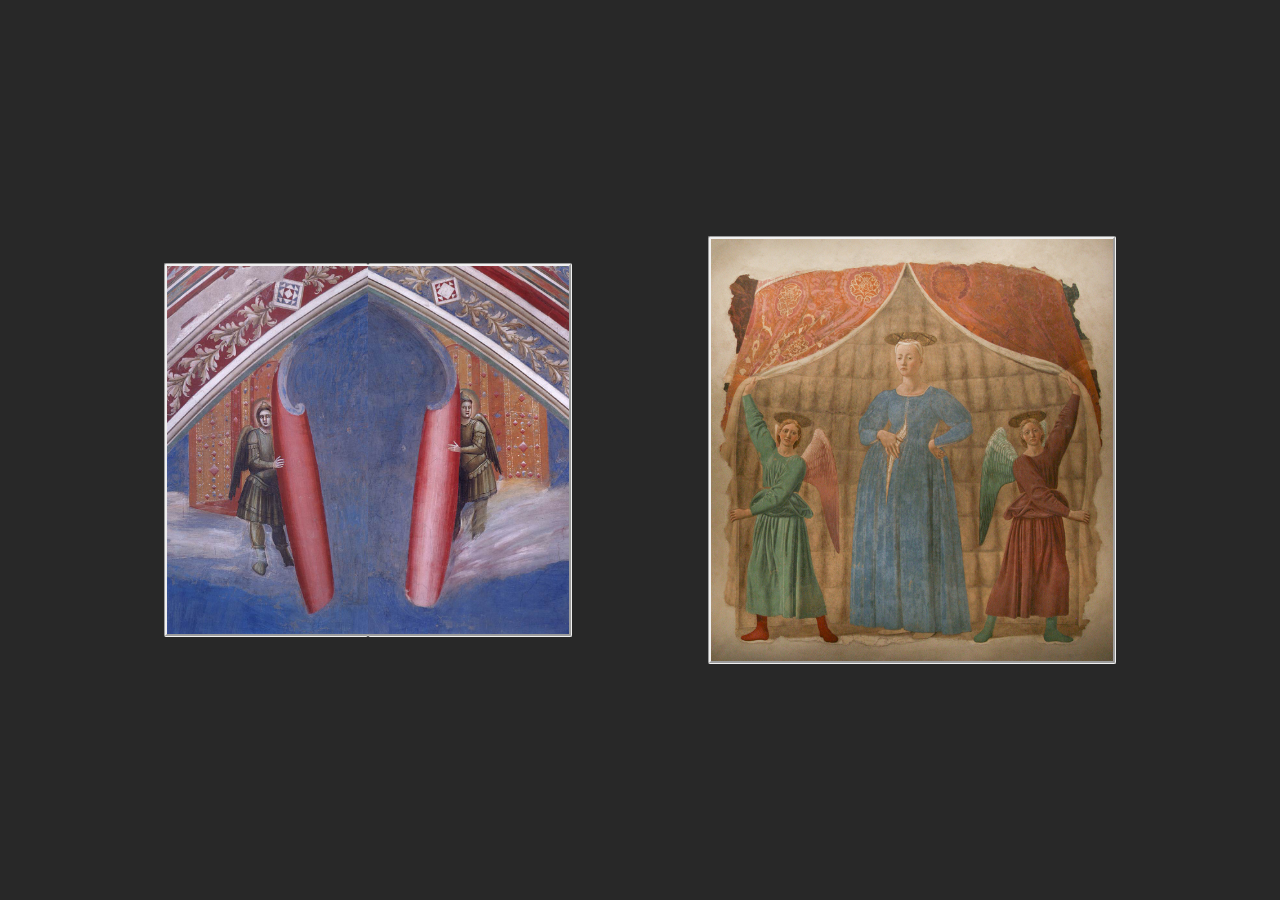
<file: index.html>
<!DOCTYPE html>
<html lang="en"
<head>
	<meta charset="UTF-8">
		 <meta name="viewport" content="width=device-width, initial-scale=1.0">
		 <title>helloBlueWorld</title>
		 <link rel="stylesheet" type="text/css" href="styles/styles.css">
		 <link rel="stylesheet" href="https://fonts.googleapis.com/css2?family=Material+Symbols+Rounded:opsz,wght,FILL,GRAD@20..48,100..700,0..1,-50..200" />
		 <link rel="icon" type="image/x-icon" href="images/bw-fav2.png">
</head>  
<body>
	<div id="loading-scrim"></div>
<!-- 	<button id="join-btn" title="join gallery audio"><span id="join-icon">join</span></button>
		<div id="mic-controls">
			<button id="mic-btn"><span id="mic-icon">mic</span></button>
			<button id="leave-btn"><span id="leave-icon">join</span></button>
		</div>
 -->
  <main>
	<a class="landing-links" id="gallery-doors" href="https://d2zo9ma9cc3dd8.cloudfront.net/"><img class="to-gallery" id="to-gallery-1" src="images/gallery-door-1.jpg" alt="gallery door"/>
	<img class="to-gallery" src="images/gallery-door-2.jpg" id="to-gallery-2" alt="gallery door"/></a>
	<a class="landing-links" id="archive-door" href="https://nnwv.github.io/blueworldtest/"><img class=to-archive id="to-archive-1" src="images/archive-door.jpg" alt="archive door"/></a>
   </main>


</body>
<script type="text/javascript" src="js/slideDoor.js"></script>
<script type="text/javascript" src="js/AgoraRTC_N-4.13.0.js"></script>
<script type="text/javascript" src="js/main.js"></script>
</html>
</file>
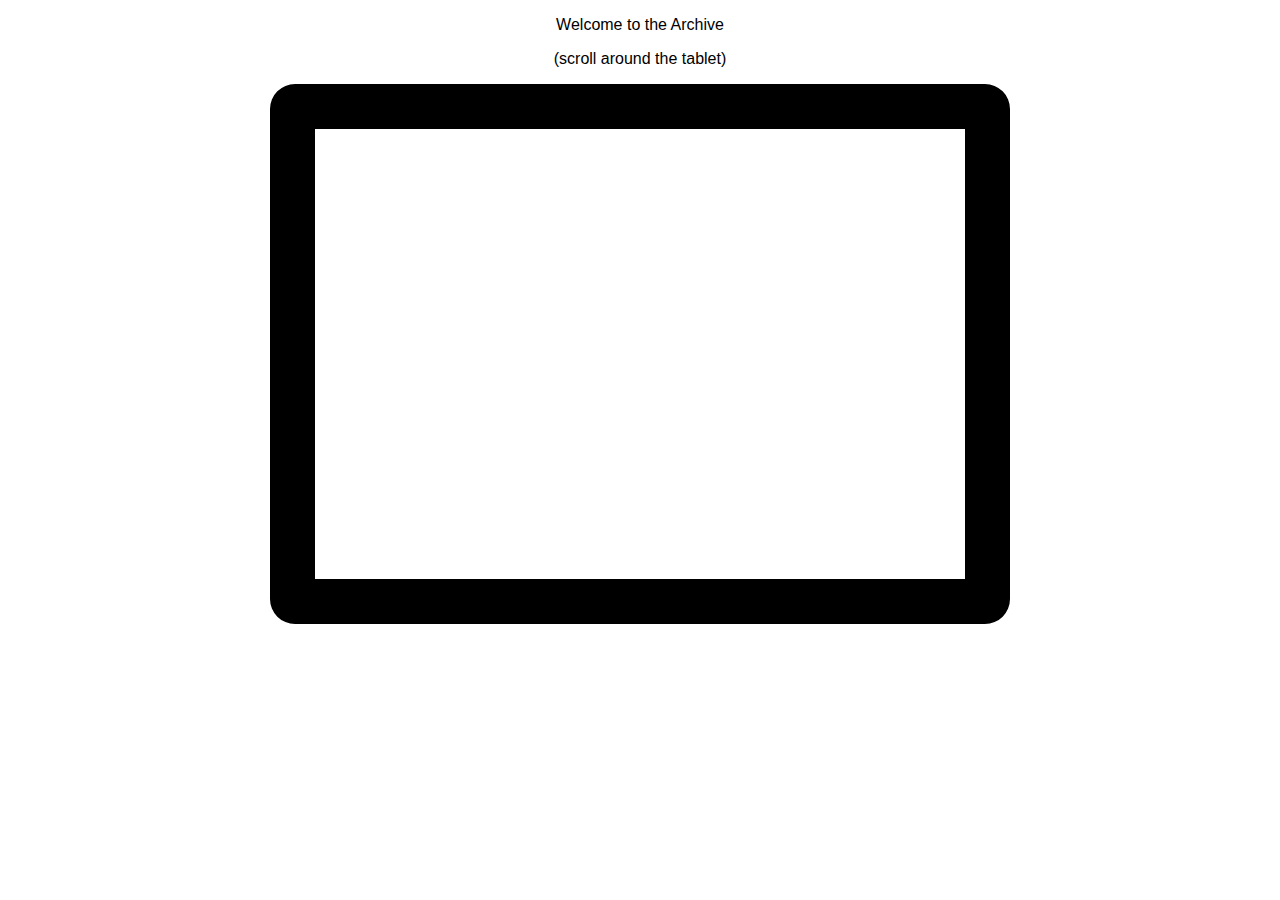
<file: archive/index.html>
<!DOCTYPE html>
<html>
<head>
 <style>
body {
    font-family: 'Helvetica', 'Arial', sans-serif;
    padding: 0px;
    margin: 0;
    color: #000;
    background-color: #fff;
    -webkit-font-smoothing: antialiased;
    -moz-osx-font-smoothing: grayscale; 
    -webkit-text-size-adjust: none;
}

iframe{
border:45px solid black;
border-radius: 25px;
}


</style>   

</head>

<body>



<p align="center"> Welcome to the Archive
<p align="center"> (scroll around the tablet)  

<p align="center">

<iframe width="650px" height="450px" src="https://miro.com/app/live-embed/uXjVOFEw4DM=/?embedAutoplay=true" frameBorder="0" scrolling="no" allowFullScreen></iframe>




</body>
</html>
</file>
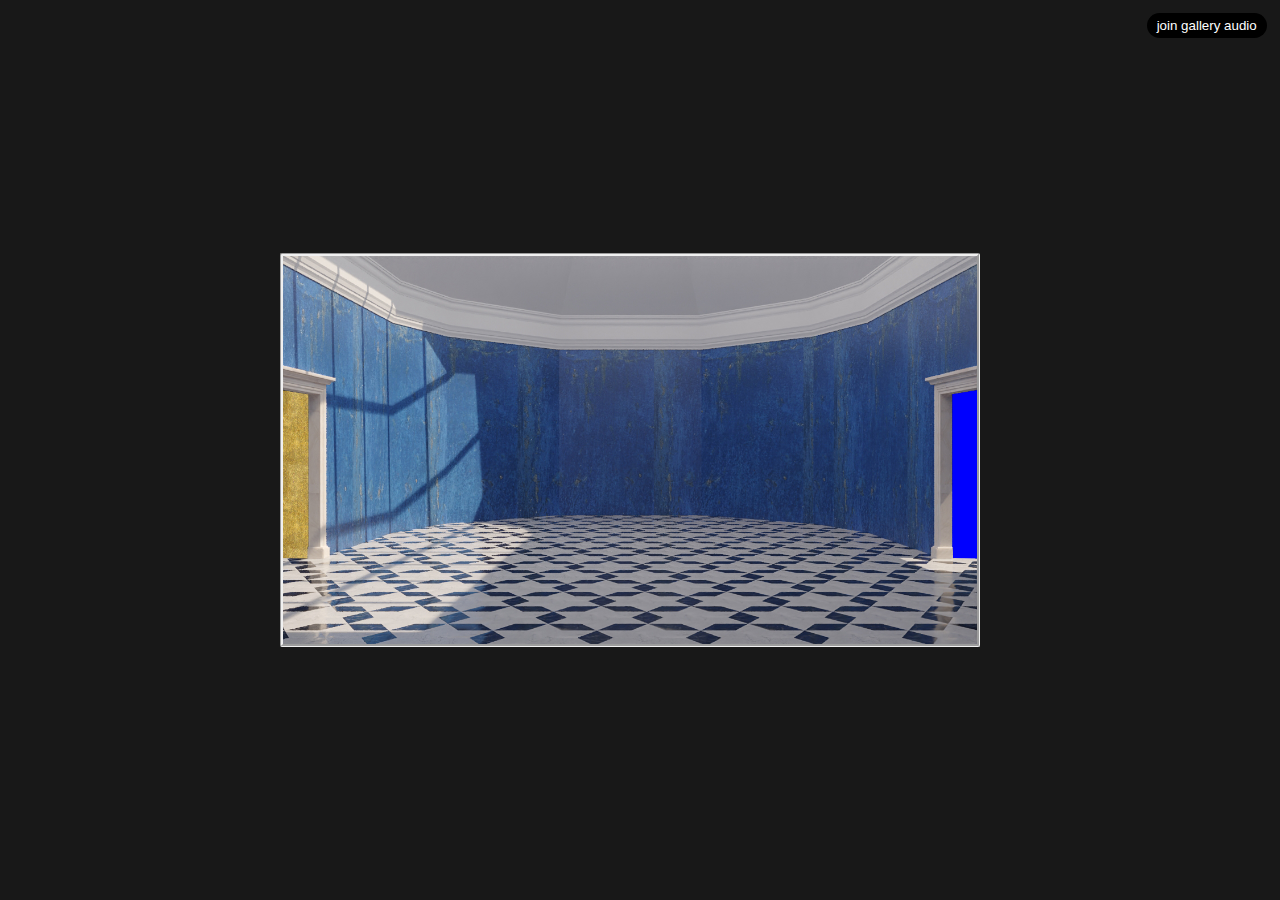
<file: gallery/index.html>
<!DOCTYPE html>
<html lang="en">
	<head>
		<meta charset="UTF-8">
		<meta name="viewport" content="width=device-width, initial-scale=1.0">
		<title>The Gallery</title>
		<link rel="stylesheet" type="text/css" media="screen" href="styles.css">
	</head>  
	<body>
		<button id="join-btn">join gallery audio</button>
		<div id="join-mic"></div>
		<div id="mic-controls">
			<button id="mic-btn">Mic on</button>
		</div>
	  <main>
	<a class="gallery-overview"><img id="gallery" src="test01.jpg" alt="logo"></a>
	  </main>


	</body>
<script type="text/javascript" src="AgoraRTC_N-4.13.0.js"></script>
<script type="text/javascript" src="main.js"></script>
<script type="text/javascript" src="slideDoor.js"></script>
</html>
</file>
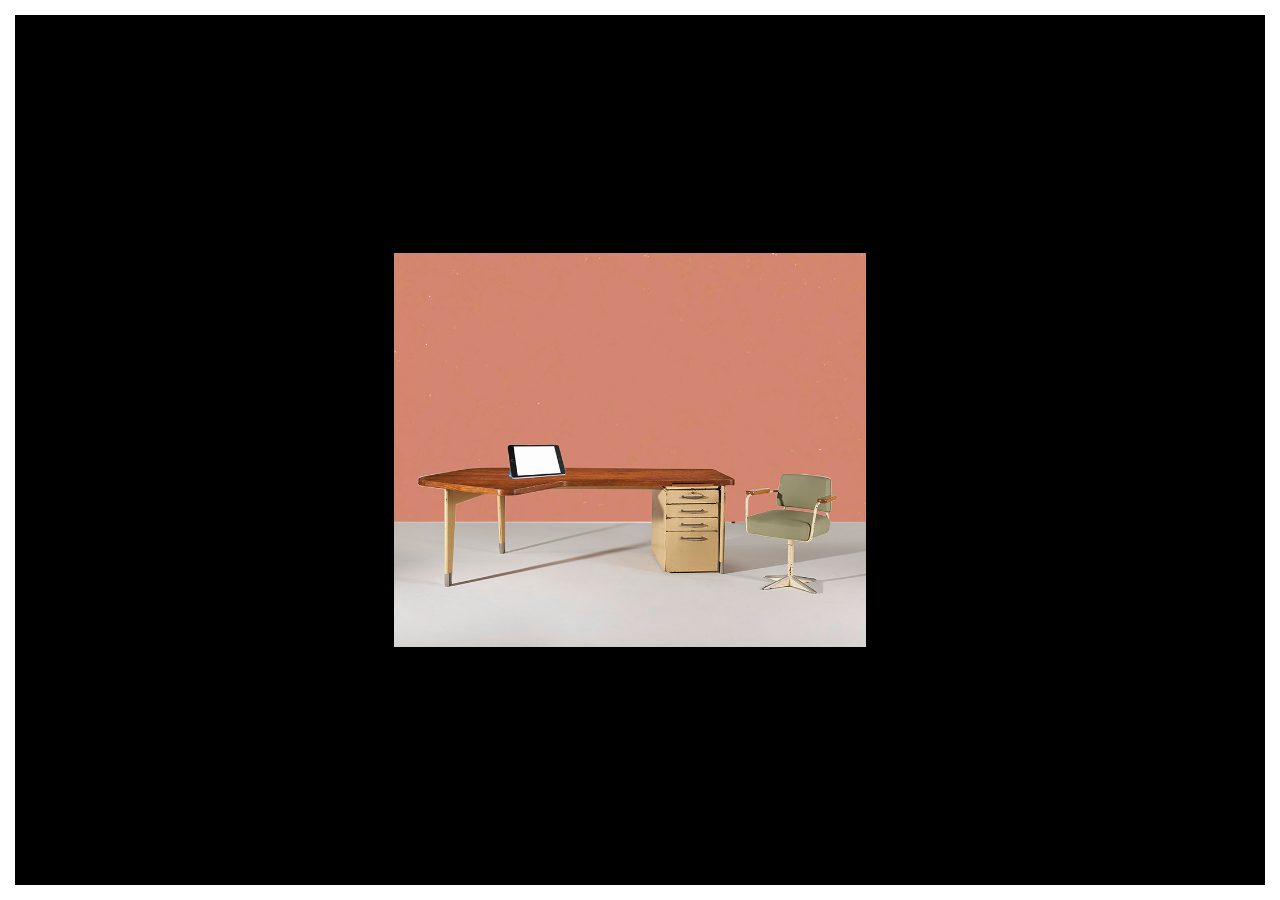
<file: archive/room.html>
<!DOCTYPE html>
<html>
<head>
 <title>The Rose Archive</title>
<link rel="stylesheet" type="text/css" href="styles.css">
 
</head>  
<body>
  <main>
    

<a href="https://nnwv.github.io/blueworldtest/archive/index.html"><img id="gallery" src="rose-archive-01.jpg" alt="logo" width="472" height="394" /></a>



  </main>


</body>
</html>
</file>
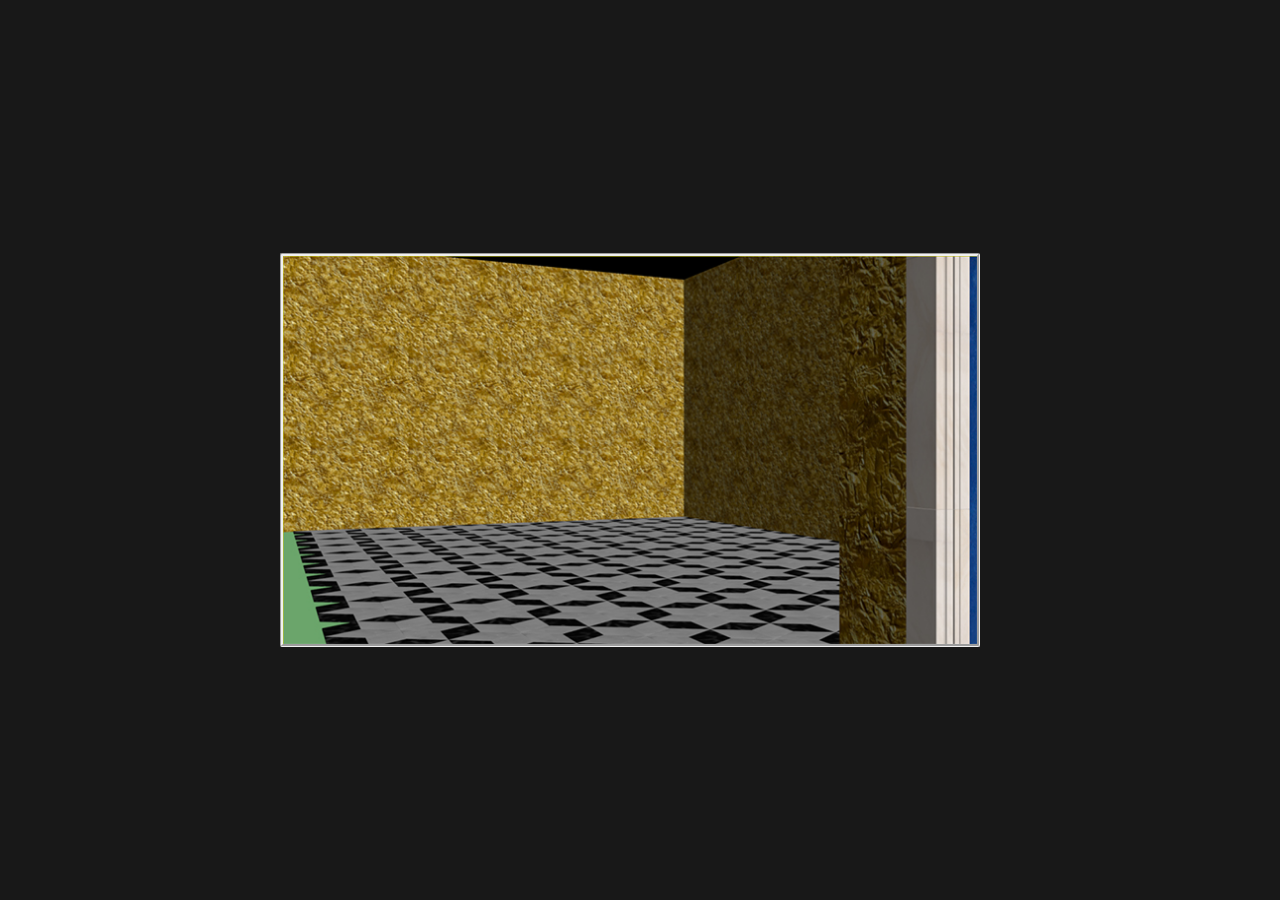
<file: gallery/room-left.html>
<!DOCTYPE html>
<html>
<head>
<title>Blue World Gallery</title>
<link rel="stylesheet" type="text/css" href="styles.css">

</head>  
<body>
  <main>
    

   
<a href="../images/gold-room-02.jpg"><img id="gallery" src="../images/gold-room-02.jpg" alt="logo" width="700" height="394" /></a>


   

   



   

  </main>


</body>
</html>
</file>
<file: styles/styles.css>
*, *:before, *:after {
  box-sizing: border-box;
  -moz-box-sizing: border-box;
  -webkit-box-sizing: border-box;
}

body {
  font-family: "Baskerville", serif;
  padding: 0;
  margin: 0;
  color: #fff;
  width: 100vw;
  background: #282828;
  -webkit-font-smoothing: antialiased;
  -moz-osx-font-smoothing: grayscale;
  -webkit-text-size-adjust: none;
  overflow: hidden;
}

a {
  color: #6699cc;
}

iframe {
  border: none;
}

#join-btn, #leave-btn {
  font-family: "Material Symbols Rounded";
  position: fixed;
  top: 0;
  right: 0;
  border: none;
  outline: none;
  background-color: transparent;
  color: white;
  margin: 1.5em;
  z-index: 10000;
}
#join-btn span, #leave-btn span {
  display: grid;
  place-items: center;
  background: transparent;
  font-size: 32px;
  width: 40px;
  height: 40px;
  font-variation-settings: "FILL" 0, "wght" 200, "GRAD" 0, "opsz" 24;
}
#join-btn span:hover, #leave-btn span:hover {
  font-variation-settings: "FILL" 1, "wght" 200, "GRAD" 0, "opsz" 24;
  cursor: pointer;
}
#join-btn span:active, #leave-btn span:active {
  color: grey;
}

.loading-btn {
  -webkit-animation: loading 0.75s linear infinite;
  -moz-animation: loading 0.75s linear infinite;
  animation: loading 0.75s linear infinite;
}
.loading-btn span {
  color: #fcdd07;
  font-variation-settings: "FILL" 1, "wght" 200, "GRAD" 0, "opsz" 24;
}

#mic-controls {
  display: none;
  position: fixed;
  top: 0;
  right: 0;
  z-index: 10000;
  margin: 1.5em;
}

#leave-btn #leave-icon {
  display: grid;
  background: transparent;
  font-size: 32px;
  margin: auto;
  color: #fcdd07;
  font-variation-settings: "FILL" 1, "wght" 200, "GRAD" 0, "opsz" 24;
}
#leave-btn #leave-icon:hover {
  font-variation-settings: "FILL" 0, "wght" 200, "GRAD" 0, "opsz" 24;
}

main {
  display: grid;
  grid-template-columns: repeat(auto-fit, 42.5%);
  flex-flow: row;
  align-items: center;
  justify-content: center;
  height: 100vh;
  width: 100vw;
}
main a {
  display: inline-grid;
  margin: 0 auto;
}

#loading-scrim {
  background-color: #282828;
  z-index: 100000;
  display: block;
  position: absolute;
  width: 100vw;
  height: 100vh;
}

.landing-links {
  width: 75%;
}
.landing-links:first-of-type {
  background: radial-gradient(white 40%, transparent 60%);
}

.to-gallery, .to-archive {
  border: 3px groove #F0F0F0;
  border-radius: 2px;
  display: grid;
  width: 100%;
  margin: 0 auto;
  grid-row-start: 1;
  grid-row-end: 2;
}
.to-gallery:hover, .to-archive:hover {
  filter: invert(0.03);
}

#to-gallery-1 {
  border-right: 0px;
}

#to-gallery-2 {
  border-left: 0px;
}

.slideLeft {
  position: relative;
  -webkit-animation: slideLeft 10s ease infinite;
  -moz-animation: slideLeftt 10s ease infinite;
  animation: slideLeft 10s ease infinite;
}

.slideRight {
  position: relative;
  -webkit-animation: slideRight 10s ease infinite;
  -moz-animation: slideRight 10s ease infinite;
  animation: slideRight 10s ease infinite;
}

.gallery-overview {
  width: 100%;
  position: fixed;
}

#gallery {
  width: 100%;
}

#left-side {
  cursor: pointer;
}

#center-side {
  cursor: pointer;
}

#right-side {
  cursor: pointer;
}

#unity-wrapper {
  text-align: center;
  padding: 0;
  border: 0;
  margin: 0;
  overflow: hidden;
  width: 100vw;
  height: 100vh;
  display: grid;
  grid-template-columns: unset;
  place-content: center;
}

#unity-canvas {
  background-color: #231f20;
  width: 100vw;
  height: 100vw;
  aspect-ratio: 16/9;
}

#unity-canvas-16-9 {
  background-color: #231f20;
  width: 100vw;
  aspect-ratio: 16/9;
}

#unity-canvas-16-9-small {
  background-color: #231f20;
  width: 85vw;
  aspect-ratio: 16/9;
}

@-webkit-keyframes slideLeft {
  0% {
    left: 0px;
  }
  15% {
    left: -5px;
  }
  60% {
    left: -5px;
  }
  75% {
    left: 0px;
  }
  100% {
    left: 0px;
  }
}
@-webkit-keyframes slideright {
  0% {
    right: 0px;
  }
  15% {
    right: -5px;
  }
  60% {
    right: -5px;
  }
  75% {
    right: 0px;
  }
  100% {
    right: 0px;
  }
}
@-moz-keyframes slideLeft {
  0% {
    left: 0px;
  }
  15% {
    left: -5px;
  }
  60% {
    left: -5px;
  }
  75% {
    left: 0px;
  }
  100% {
    left: 0px;
  }
}
@-moz-keyframes slideright {
  0% {
    right: 0px;
  }
  15% {
    right: -5px;
  }
  60% {
    right: -5px;
  }
  75% {
    right: 0px;
  }
  100% {
    right: 0px;
  }
}
@keyframes slideLeft {
  0% {
    left: 0px;
  }
  15% {
    left: -5px;
  }
  60% {
    left: -5px;
  }
  75% {
    left: 0px;
  }
  100% {
    left: 0px;
  }
}
@keyframes slideRight {
  0% {
    right: 0px;
  }
  15% {
    right: -5px;
  }
  60% {
    right: -5px;
  }
  75% {
    right: 0px;
  }
  100% {
    right: 0px;
  }
}
@-webkit-keyframes loading {
  0% {
    rotate: 0deg;
  }
  50% {
    rotate: 180deg;
  }
  100% {
    rotate: 180deg;
  }
}
@-moz-keyframes loading {
  0% {
    rotate: 0deg;
  }
  50% {
    rotate: 180deg;
  }
  100% {
    rotate: 180deg;
  }
}
@keyframes loading {
  0% {
    rotate: 0deg;
  }
  50% {
    rotate: 180deg;
  }
  100% {
    rotate: 180deg;
  }
}
@media (max-width: 600px) {
  #unity-canvas {
    background-color: #231f20;
    width: 100vw;
    height: 100vw;
  }
}

/*# sourceMappingURL=styles.css.map */
</file>
<file: gallery/styles.css>
*, *:before, *:after {
  box-sizing: border-box;
}

body {
  font-family: "Helvetica", "Arial", sans-serif;
  padding: 0px;
  margin: 0;
  color: #fff;
  background-color: #181818;
  -webkit-font-smoothing: antialiased;
  -moz-osx-font-smoothing: grayscale;
  -webkit-text-size-adjust: none;
  overflow: hidden;
}

a {
  color: #6699cc;
}

img {
  border: 3px groove #F0F0F0;
  border-radius: 2px;
}

.audio-container {
  background-color: orange;
}

#join-btn {
  position: fixed;
  top: 0;
  right: 0;
  border: none;
  background-color: black;
  color: white;
  padding: 5px 10px;
  margin: 1em;
  cursor: pointer;
  border-radius: 1em;
}

#join-btn:active {
  background-color: #4d4dff;
}

#mic-controls {
  display: none;
  position: fixed;
  top: 0;
  right: 0;
}

#mic-btn {
  border: none;
  background-color: red;
  color: white;
  padding: 5px 10px;
  margin: 1em;
  cursor: pointer;
  border-radius: 1em;
}

main {
  display: grid;
  grid-template-columns: repeat(auto-fit, minmax(200px, 1fr));
  flex-flow: row;
  align-items: center;
  justify-content: center;
  height: 100vh;
  width: 100%;
}

main a {
  display: inline-grid;
  margin: 0 auto;
}

.landing-links {
  width: 75%;
}

.to-gallery, #to-archive {
  display: grid;
  width: 90%;
  margin: 0 auto;
  grid-row-start: 1;
  grid-row-end: 2;
}

#to-gallery-1 {
  transition: margin-right 2s, height 2s, width 2s;
}

#to-gallery-2 {
  transition: margin-left 2s, height 2s, width 2s;
}

#gallery, #voice {
  display: block;
}

#gallery {
  margin-right: 20px;
  width: 700px;
  height: 394px;
}

/*# sourceMappingURL=styles.css.map */
</file>
<file: archive/styles.css>
*, *:before, *:after { box-sizing: border-box; }
body {
    font-family: 'Helvetica', 'Arial', sans-serif;
    padding: 0px;
    margin: 0;
    color: #fff;
    background-color: #000;
    -webkit-font-smoothing: antialiased;
    -moz-osx-font-smoothing: grayscale; 
    -webkit-text-size-adjust: none;
}
a {
    color: #6699cc;
}

main {
    display: flex;
    flex-flow: row wrap;
    align-items: center; 
    justify-content: center; 
    height: 100vh;
    border: 15px solid #fff;
}

#gallery, #archive {
	display: block;
}

#gallery {
	margin-right: 20px;
}
</file>
